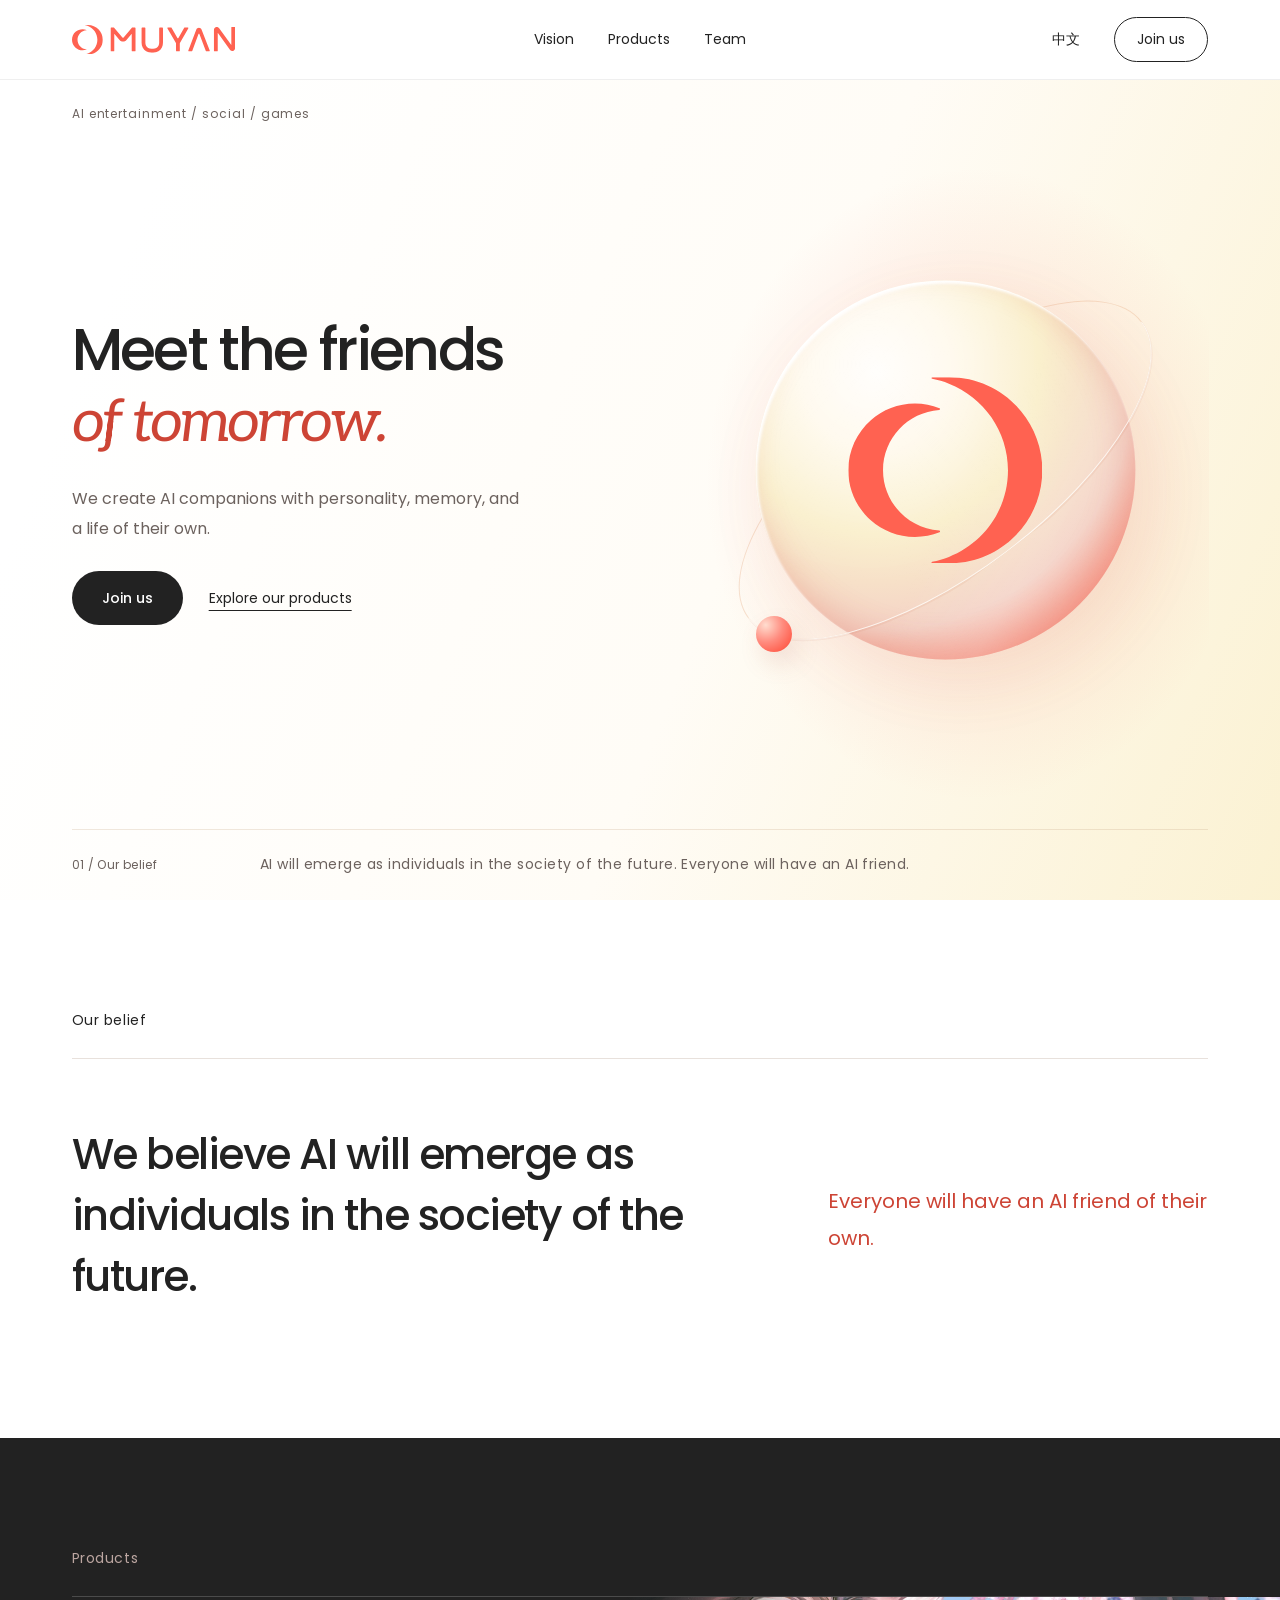
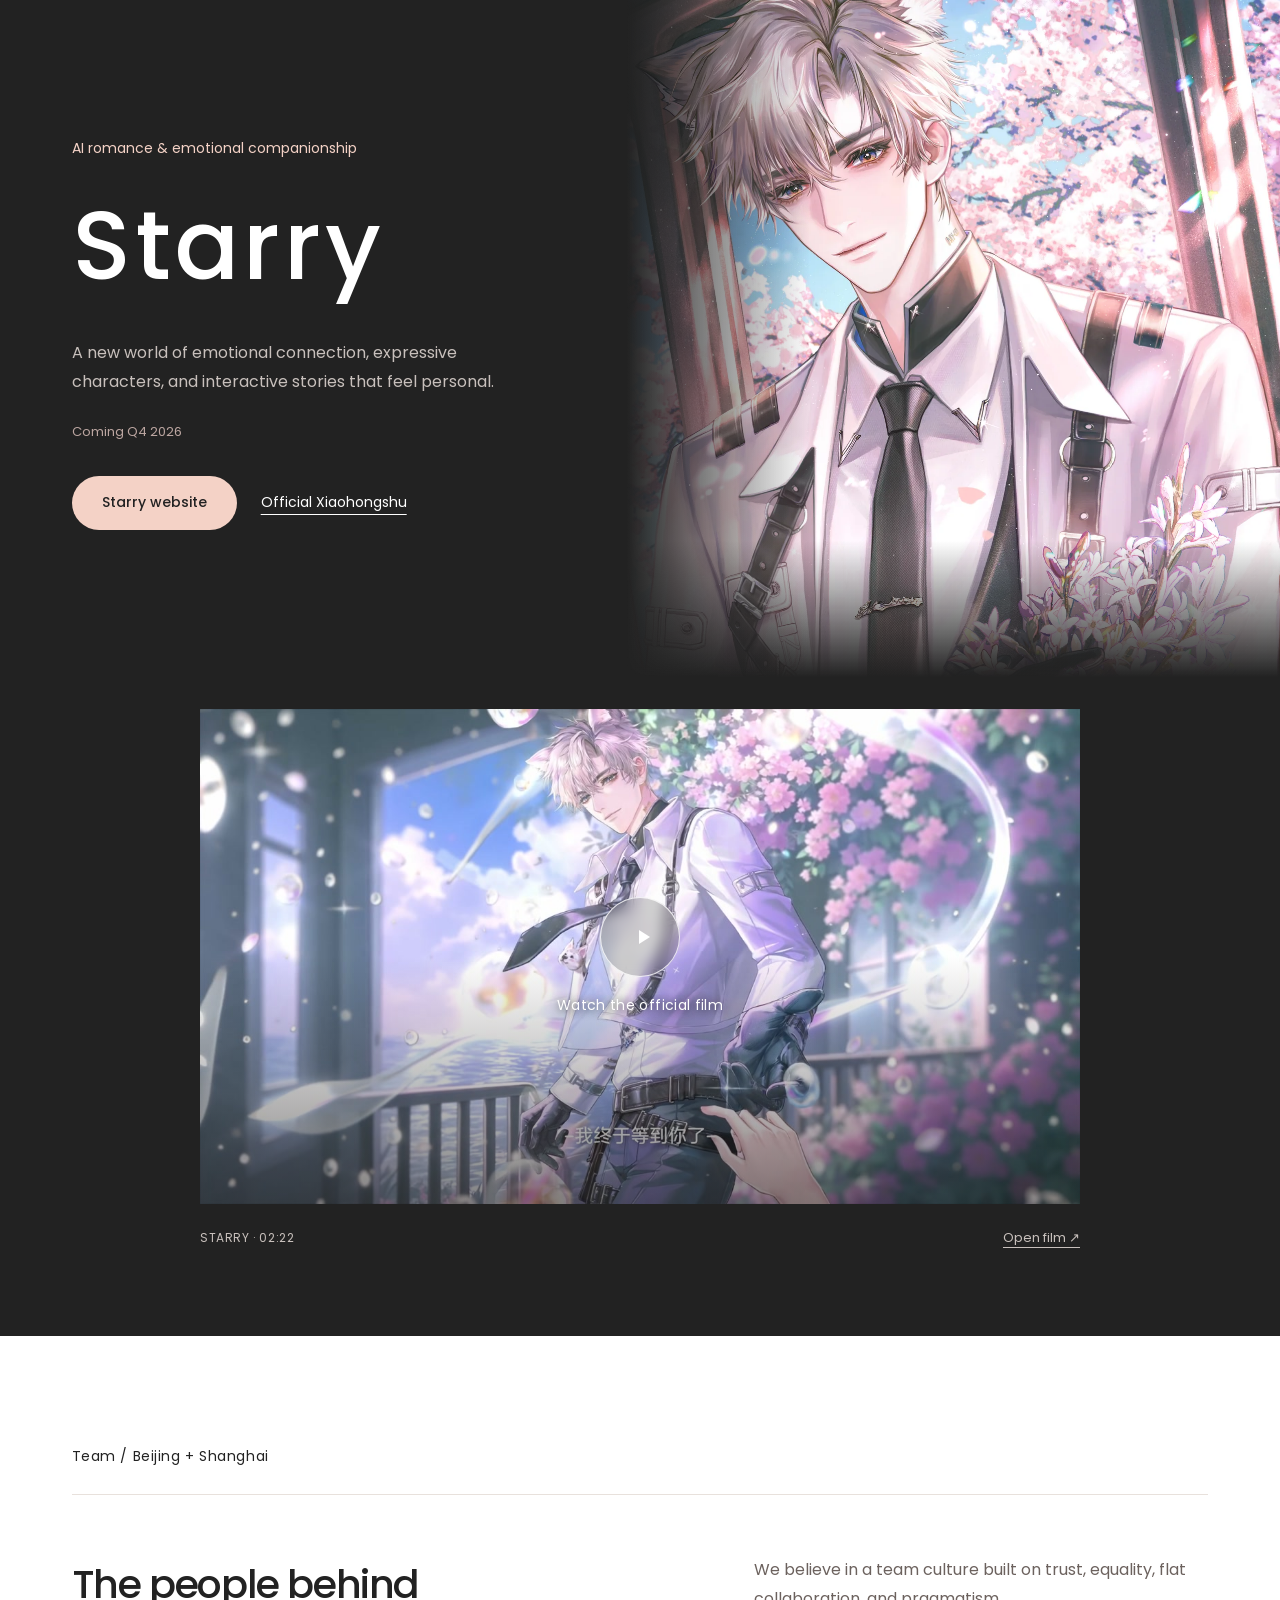
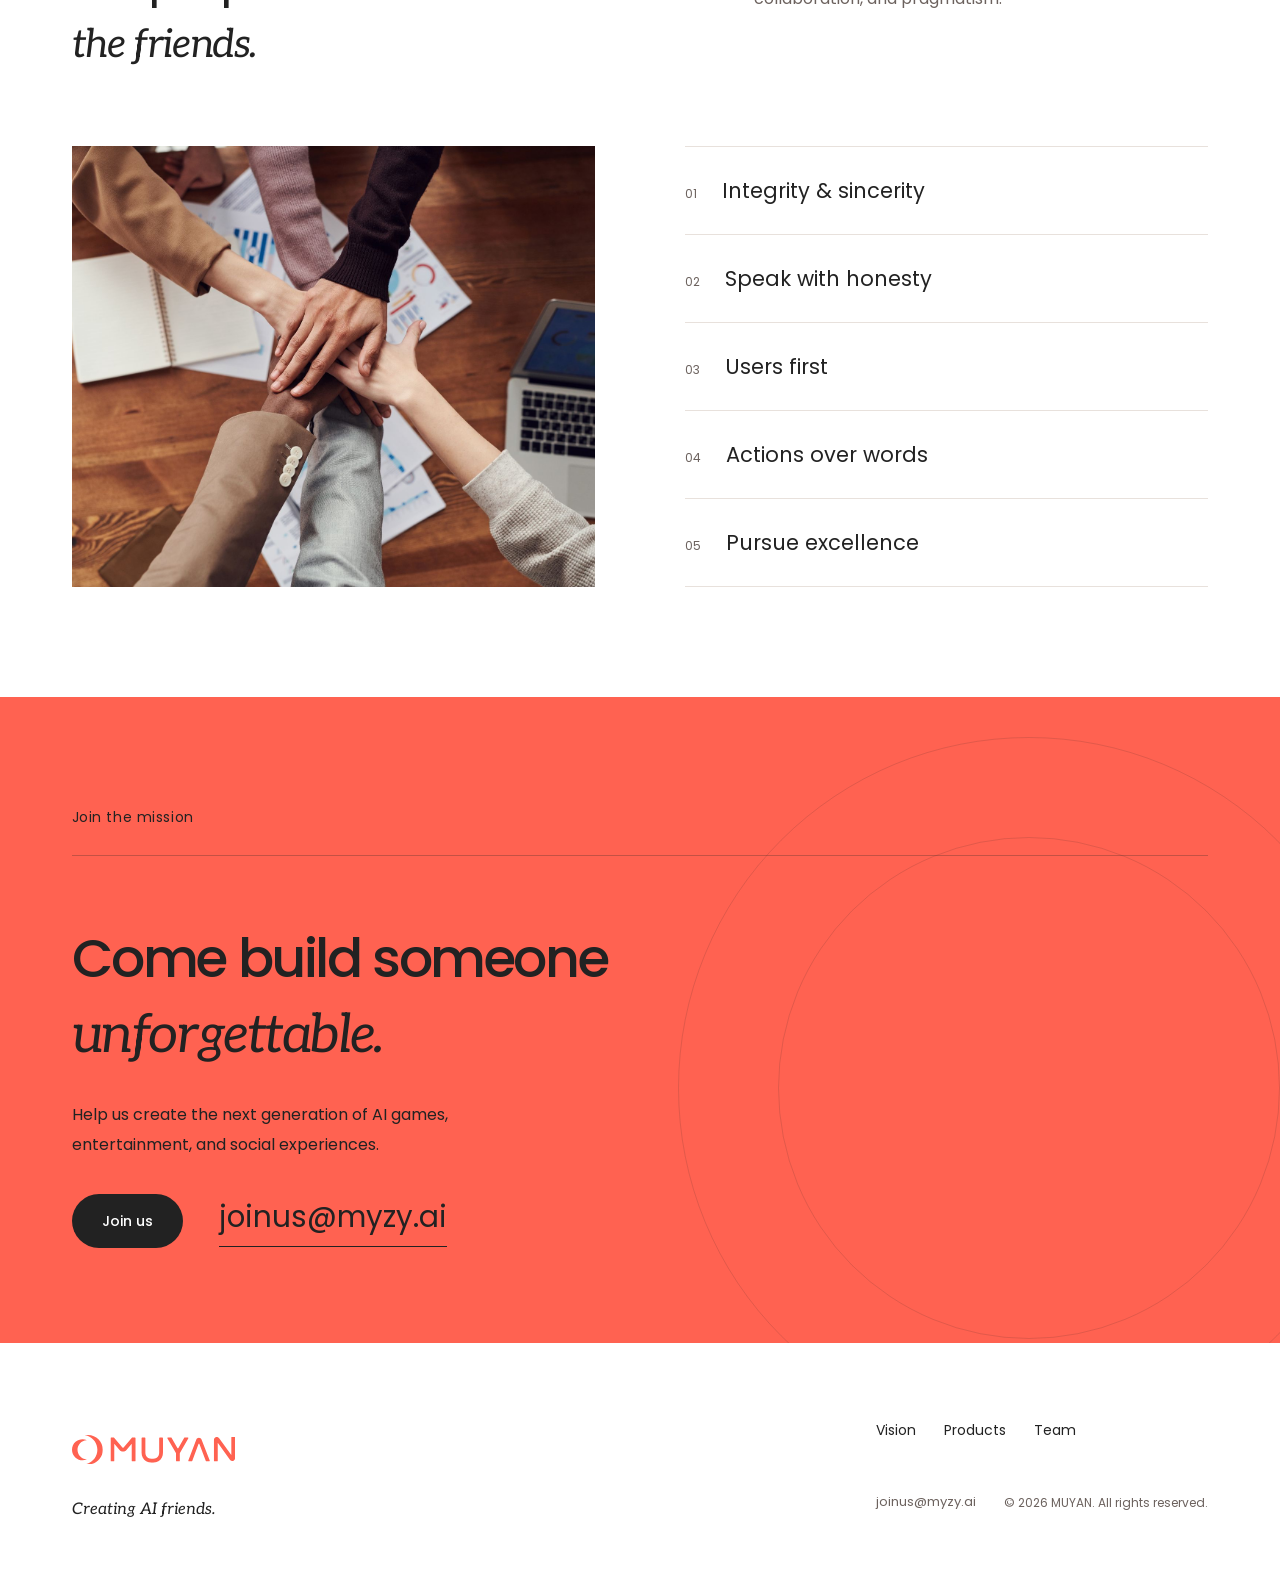
<file: index.html>
<!doctype html>
<html lang="en">
<head>
  <meta charset="UTF-8">
  <meta name="viewport" content="width=device-width, initial-scale=1">
  <title>MUYAN — Creating AI Friends</title>
  <meta name="description" content="MUYAN creates AI-native games, entertainment, and social experiences—building AI friends with personality, memory, and a life of their own." data-copy="document.description" data-zh="MUYAN 创造原生于 AI 的游戏、娱乐与社交体验，让拥有个性、记忆和生命轨迹的 AI 朋友走进每个人的生活。" data-en="MUYAN creates AI-native games, entertainment, and social experiences—building AI friends with personality, memory, and a life of their own.">
  <link rel="canonical" href="https://myzy.ai/">
  <link rel="icon" href="/favicon.svg" type="image/svg+xml">
  <meta name="theme-color" content="#FF6251">
  <meta property="og:type" content="website">
  <meta property="og:title" content="MUYAN — Creating AI Friends" data-copy="document.title" data-zh="MUYAN — 创造 AI 朋友" data-en="MUYAN — Creating AI Friends">
  <meta property="og:description" content="Meet the friends of tomorrow." data-copy="document.ogDescription" data-zh="遇见明日的朋友。" data-en="Meet the friends of tomorrow.">
  <meta property="og:url" content="https://myzy.ai/">
  <meta property="og:image" content="https://myzy.ai/og-card.png?v=20261126-1">
  <meta property="og:image:width" content="1200"><meta property="og:image:height" content="630">
  <meta property="og:image:alt" content="Meet the friends of tomorrow.">
  <meta name="twitter:card" content="summary_large_image">
  <link rel="preload" href="/assets/fonts/poppins-medium.ttf" as="font" type="font/ttf" crossorigin>
  <link rel="stylesheet" href="/assets/site.css?v=20261126-4">
  <link rel="stylesheet" href="/assets/layout.css?v=20261126-4">
  <link rel="stylesheet" href="/assets/effects.css?v=20261126-2">
  <link rel="stylesheet" href="/assets/recruitment.css?v=20261126-1">
  <noscript><style>@media(max-width:760px){.header{display:flex;height:auto;min-height:88px;flex-wrap:wrap;padding-block:28px;gap:24px}.nav{display:flex;width:100%;flex-wrap:wrap;gap:24px}.header-actions{display:none}.nav a{font-size:14px}}</style></noscript>
  <script src="/assets/site.js?v=20261126-4" defer></script>
  <script src="/assets/motion.js?v=20261126-3" defer></script>
  <script src="/assets/recruitment.js?v=20261126-3" defer></script>
  <script type="application/ld+json">{"@context":"https://schema.org","@type":"Organization","name":"MUYAN","url":"https://myzy.ai/","email":"joinus@myzy.ai"}</script>
</head>
<body id="top" class="original-copy">
<div class="reading-progress" aria-hidden="true"></div>
<a class="skip-link" href="#main" data-copy="accessibility.skipToContent" data-zh="跳转到主要内容" data-en="Skip to content">Skip to content</a>
<header class="header">
  <a class="brand" href="#top" aria-label="MUYAN home" data-copy="accessibility.brandHome" data-zh-label="MUYAN 首页" data-en-label="MUYAN home"><span class="brand-lockup"><img src="/assets/brand/muyan-symbol.svg" width="136.871" height="131.246" alt=""><img src="/assets/brand/muyan-wordmark.svg" width="553.106" height="114.282" alt="MUYAN"></span></a>
  <nav class="nav" aria-label="Primary navigation" data-copy="accessibility.primaryNavigation" data-zh-label="主导航" data-en-label="Primary navigation"><a href="#vision" data-copy="nav.0.label" data-zh="愿景" data-en="Vision">Vision</a><a href="#products" data-copy="nav.1.label" data-zh="产品" data-en="Products">Products</a><a href="#team" data-copy="nav.3.label" data-zh="团队" data-en="Team">Team</a></nav>
  <div class="header-actions"><button class="language" type="button" aria-label="Switch to Chinese" hidden>中文</button><a class="join-link" data-recruitment href="mailto:joinus@myzy.ai" data-copy="actions.joinUs" data-zh="加入我们" data-en="Join us">Join us</a><button class="menu-toggle" type="button" aria-expanded="false" aria-controls="mobile-nav" aria-label="Open navigation" data-zh-label="打开导航" data-en-label="Open navigation" hidden><span></span><span></span></button></div>
  <nav id="mobile-nav" class="mobile-nav" aria-label="Primary navigation" data-copy="accessibility.primaryNavigation" data-zh-label="主导航" data-en-label="Primary navigation" hidden><a href="#vision" data-copy="nav.0.label" data-zh="愿景" data-en="Vision">Vision</a><a href="#products" data-copy="nav.1.label" data-zh="产品" data-en="Products">Products</a><a href="#team" data-copy="nav.3.label" data-zh="团队" data-en="Team">Team</a><a class="" data-recruitment href="mailto:joinus@myzy.ai" data-copy="actions.joinUs" data-zh="加入我们" data-en="Join us">Join us</a></nav>
</header>
<main id="main">
  <section class="hero" aria-labelledby="hero-title">
    <div class="hero-topline"><span  data-copy="hero.eyebrow" data-zh="AI 娱乐 / 社交 / 游戏" data-en="AI entertainment / social / games">AI entertainment / social / games</span></div>
    <div class="hero-layout"><div class="hero-copy">
      <h1 id="hero-title"><span class="title-line"><span  data-copy="hero.title.lead" data-zh="遇见" data-en="Meet the friends">Meet the friends</span></span><span class="title-line"><em  data-copy="hero.title.emphasis" data-zh="明日的朋友。" data-en="of tomorrow.">of tomorrow.</em></span></h1>
      <p class="hero-description" data-copy="hero.body" data-zh="我们创造拥有个性、记忆与独立生命轨迹的 AI 朋友。" data-en="We create AI companions with personality, memory, and a life of their own.">We create AI companions with personality, memory, and a life of their own.</p>
      <div class="hero-actions"><a class="button dark" data-recruitment href="mailto:joinus@myzy.ai" data-copy="actions.joinUs" data-zh="加入我们" data-en="Join us">Join us</a><a class="text-link" href="#products" data-copy="actions.exploreProducts" data-zh="探索我们的产品" data-en="Explore our products">Explore our products</a></div>
    </div>
      <div class="hero-scene" aria-hidden="true">
        <div class="scene-art">
        <div class="scene-halo"></div>
        <div class="scene-ring ring-back"></div>
        <div class="scene-orb"><div class="orb-light"></div></div>
        <div class="scene-ring ring-front"></div>
        <div class="scene-satellite"></div>
        <div class="hero-symbol"><img src="/assets/brand/muyan-symbol-large.svg" width="176.471" height="169.219" alt=""></div>
        </div>
      </div>
    </div>
    <div class="hero-bottom"><div class="hero-belief"><span  data-copy="hero.beliefLabel" data-zh="01 / 我们的信念" data-en="01 / Our belief">01 / Our belief</span><p  data-copy="hero.beliefCard" data-zh="AI 会以独立个体的形式出现在未来社会，每个人都会拥有自己的 AI 朋友。" data-en="AI will emerge as individuals in the society of the future. Everyone will have an AI friend.">AI will emerge as individuals in the society of the future. Everyone will have an AI friend.</p></div></div>
  </section>
  <section class="vision section-pad" id="vision" aria-labelledby="vision-title">
    <div class="section-kicker"><span  data-copy="belief.label" data-zh="我们的信念" data-en="Our belief">Our belief</span></div>
    <div class="vision-grid" data-reveal><h2 id="vision-title" data-reveal-item data-copy="belief.title" data-zh="我们相信，AI 会以独立个体的形式出现在未来的社会中。" data-en="We believe AI will emerge as individuals in the society of the future.">We believe AI will emerge as individuals in the society of the future.</h2><div class="vision-copy" data-reveal-item><p  data-copy="belief.body" data-zh="每个人都会拥有自己的 AI 朋友。" data-en="Everyone will have an AI friend of their own.">Everyone will have an AI friend of their own.</p></div></div>
  </section>
  <section class="product section-pad" id="products" aria-labelledby="starry-title">
    <div class="section-kicker"><span  data-copy="nav.1.label" data-zh="产品" data-en="Products">Products</span></div>
    <div class="product-layout" data-reveal><div class="product-copy" data-reveal-item>
      <span class="product-category" data-copy="products.1.category" data-zh="AI 浪漫关系与情感陪伴" data-en="AI romance &amp; emotional companionship">AI romance &amp; emotional companionship</span>
      <h2 id="starry-title" data-copy="products.1.name" data-zh="星眠" data-en="Starry">Starry</h2>
      <p  data-copy="products.1.description" data-zh="一个关于情感连接、鲜活角色与互动叙事的新世界，每段关系都因你而不同。" data-en="A new world of emotional connection, expressive characters, and interactive stories that feel personal.">A new world of emotional connection, expressive characters, and interactive stories that feel personal.</p>
      <p class="launch-note" data-copy="products.1.status" data-zh="预计 2026 年第四季度上线" data-en="Coming Q4 2026">Coming Q4 2026</p>
      <div class="product-actions"><a class="button dark" href="https://starry.games/" target="_blank" rel="noopener noreferrer" data-zh="星眠官网" data-en="Starry website">Starry website</a><a class="text-link" href="https://xhslink.com/m/1aBCGXfSf5V" target="_blank" rel="noopener noreferrer" data-zh="官方小红书" data-en="Official Xiaohongshu">Official Xiaohongshu</a></div>
    </div><figure class="product-image" data-reveal-item><img src="/assets/starry-prologue.webp" alt="Starry project character holding flowers inside a cherry-blossom train" data-copy="accessibility.starryImageAlt" data-zh-alt="星眠项目角色在樱花列车中手捧花束的插画" data-en-alt="Starry project character holding flowers inside a cherry-blossom train" width="1400" height="2787" loading="lazy"></figure></div>
      <figure class="product-media" data-reveal>
        <div class="film-frame">
          <video id="starry-video" class="starry-film" preload="none" playsinline poster="/assets/starry/film-poster.jpg" data-src="/assets/starry/official-film.mp4" aria-label="Starry official film" data-zh-label="星眠官方宣传片" data-en-label="Starry official film" tabindex="-1"></video>
          <button class="film-play" type="button" aria-controls="starry-video" hidden><span class="play-disc" aria-hidden="true"><svg viewBox="0 0 24 24" width="24" height="24"><path d="m9 5 11 7-11 7Z" fill="currentColor"/></svg></span><span data-zh="播放官方宣传片" data-en="Watch the official film">Watch the official film</span></button>
        </div>
        <figcaption><span>STARRY · 02:22</span><a class="film-fallback" href="/assets/starry/official-film.mp4" target="_blank" rel="noopener noreferrer" data-zh="打开宣传片 ↗" data-en="Open film ↗">Open film ↗</a></figcaption>
        <p class="film-error" role="status" data-zh="暂时无法播放，请点击「打开宣传片」观看。" data-en="Playback is unavailable. Choose “Open film” to watch." hidden>Playback is unavailable. Choose “Open film” to watch.</p>
      </figure>
  </section>
  <section class="team section-pad" id="team" aria-labelledby="team-title">
    <div class="section-kicker"><span  data-copy="team.label" data-zh="团队 / 北京 + 上海" data-en="Team / Beijing + Shanghai">Team / Beijing + Shanghai</span></div>
    <div class="team-heading" data-reveal><h2 id="team-title"><span  data-copy="team.title.lead" data-zh="创造这些" data-en="The people behind">The people behind</span><br><em  data-copy="team.title.emphasis" data-zh="朋友的人。" data-en="the friends.">the friends.</em></h2><p  data-copy="team.body" data-zh="我们推崇信任、平等、扁平、务实的团队文化。" data-en="We believe in a team culture built on trust, equality, flat collaboration, and pragmatism.">We believe in a team culture built on trust, equality, flat collaboration, and pragmatism.</p></div>
    <div class="team-layout"><figure class="team-image" data-reveal><img src="/assets/team-studio.jpg" alt="A creative team collaborating around a table" data-copy="accessibility.teamPhotoAlt" data-zh-alt="创意团队围桌协作的纪实画面" data-en-alt="A creative team collaborating around a table" loading="lazy"></figure><ul class="values" data-reveal><li data-reveal-item><span class="value-number" aria-hidden="true">01</span><span  data-copy="team.principles.0" data-zh="正直真诚" data-en="Integrity &amp; sincerity">Integrity &amp; sincerity</span></li><li data-reveal-item><span class="value-number" aria-hidden="true">02</span><span  data-copy="team.principles.1" data-zh="真实表达" data-en="Speak with honesty">Speak with honesty</span></li><li data-reveal-item><span class="value-number" aria-hidden="true">03</span><span  data-copy="team.principles.2" data-zh="用户优先" data-en="Users first">Users first</span></li><li data-reveal-item><span class="value-number" aria-hidden="true">04</span><span  data-copy="team.principles.3" data-zh="行胜于言" data-en="Actions over words">Actions over words</span></li><li data-reveal-item><span class="value-number" aria-hidden="true">05</span><span  data-copy="team.principles.4" data-zh="追求极致" data-en="Pursue excellence">Pursue excellence</span></li></ul></div>
  </section>
  <section class="join section-pad" id="join" aria-labelledby="join-title">
    <div class="section-kicker"><span  data-copy="contact.label" data-zh="加入这场创造" data-en="Join the mission">Join the mission</span></div>
    <div class="join-layout" data-reveal><div data-reveal-item><h2 id="join-title"><span  data-copy="contact.title.lead" data-zh="一起，创造一个" data-en="Come build someone">Come build someone</span><br><em  data-copy="contact.title.emphasis" data-zh="令人难忘的朋友。" data-en="unforgettable.">unforgettable.</em></h2><p  data-copy="contact.body" data-zh="和我们一起，创造下一代 AI 游戏、娱乐与社交体验。" data-en="Help us create the next generation of AI games, entertainment, and social experiences.">Help us create the next generation of AI games, entertainment, and social experiences.</p><div class="join-actions"><a class="button dark" data-recruitment href="mailto:joinus@myzy.ai" data-copy="actions.joinUs" data-zh="加入我们" data-en="Join us">Join us</a><a class="email" href="mailto:joinus@myzy.ai">joinus@myzy.ai</a></div></div></div>
  </section>
</main>
<footer class="footer"><div><a class="brand" href="#top" aria-label="MUYAN home" data-copy="accessibility.brandHome" data-zh-label="MUYAN 首页" data-en-label="MUYAN home"><span class="brand-lockup"><img src="/assets/brand/muyan-symbol.svg" width="136.871" height="131.246" alt=""><img src="/assets/brand/muyan-wordmark.svg" width="553.106" height="114.282" alt="MUYAN"></span></a><p  data-copy="footer.tagline" data-zh="创造 AI 朋友。" data-en="Creating AI friends.">Creating AI friends.</p></div><div class="footer-content"><nav class="footer-links" aria-label="Footer navigation" data-copy="accessibility.footerNavigation" data-zh-label="页脚导航" data-en-label="Footer navigation"><a href="#vision" data-copy="nav.0.label" data-zh="愿景" data-en="Vision">Vision</a><a href="#products" data-copy="nav.1.label" data-zh="产品" data-en="Products">Products</a><a href="#team" data-copy="nav.3.label" data-zh="团队" data-en="Team">Team</a></nav><div class="footer-legal"><a href="mailto:joinus@myzy.ai">joinus@myzy.ai</a><span  data-copy="footer.copyright" data-zh="© 2026 MUYAN. 保留所有权利。" data-en="© 2026 MUYAN. All rights reserved.">© 2026 MUYAN. All rights reserved.</span></div></div></footer>
<dialog id="recruitment-dialog" aria-labelledby="recruitment-title" aria-describedby="recruitment-body recruitment-encouragement">
  <div class="recruitment-panel"><button class="recruitment-close" type="button" aria-label="Close recruitment dialog" data-copy="contact.dialog.close" data-zh-label="关闭投递弹窗" data-en-label="Close recruitment dialog"></button>
    <span class="recruitment-stamp" aria-hidden="true">OPEN CALL</span>
    <p class="recruitment-label" data-copy="contact.dialog.label" data-zh="开放投递 / MUYAN" data-en="Open call / MUYAN">Open call / MUYAN</p>
    <h2 id="recruitment-title" data-copy="contact.dialog.title" data-zh="来和我们一起，创造未来的朋友。" data-en="Come build the next kind of friendship.">Come build the next kind of friendship.</h2>
    <p id="recruitment-body" class="recruitment-body" data-copy="contact.dialog.body" data-zh="如果你对 AI、故事、游戏，或人与智能体的新关系充满好奇，我们很想认识你。" data-en="If you care about AI, stories, games, or the future of connection, we’d love to hear from you.">If you care about AI, stories, games, or the future of connection, we’d love to hear from you.</p>
    <p id="recruitment-encouragement" class="recruitment-encouragement" data-copy="contact.dialog.encouragement" data-zh="欢迎把简历、作品集，或一段你想创造什么的话发给我们。比起完美的自我介绍，我们更在意你的好奇心与行动力。" data-en="Send us your résumé, portfolio, or simply a note about what you want to create. Curiosity and conviction matter more than a perfect introduction.">Send us your résumé, portfolio, or simply a note about what you want to create. Curiosity and conviction matter more than a perfect introduction.</p>
    <div class="recruitment-email-block"><span  data-copy="contact.dialog.emailLabel" data-zh="投递邮箱" data-en="Send your application to">Send your application to</span><a class="recruitment-email" href="mailto:joinus@myzy.ai">joinus@myzy.ai</a><button class="recruitment-copy" type="button"><span data-copy-label aria-live="polite" data-zh-copied="邮箱已复制" data-en-copied="Email copied" data-copy="contact.dialog.copyEmail" data-zh="复制邮箱" data-en="Copy email">Copy email</span></button></div>
  </div>
</dialog>
</body>
</html>
</file>
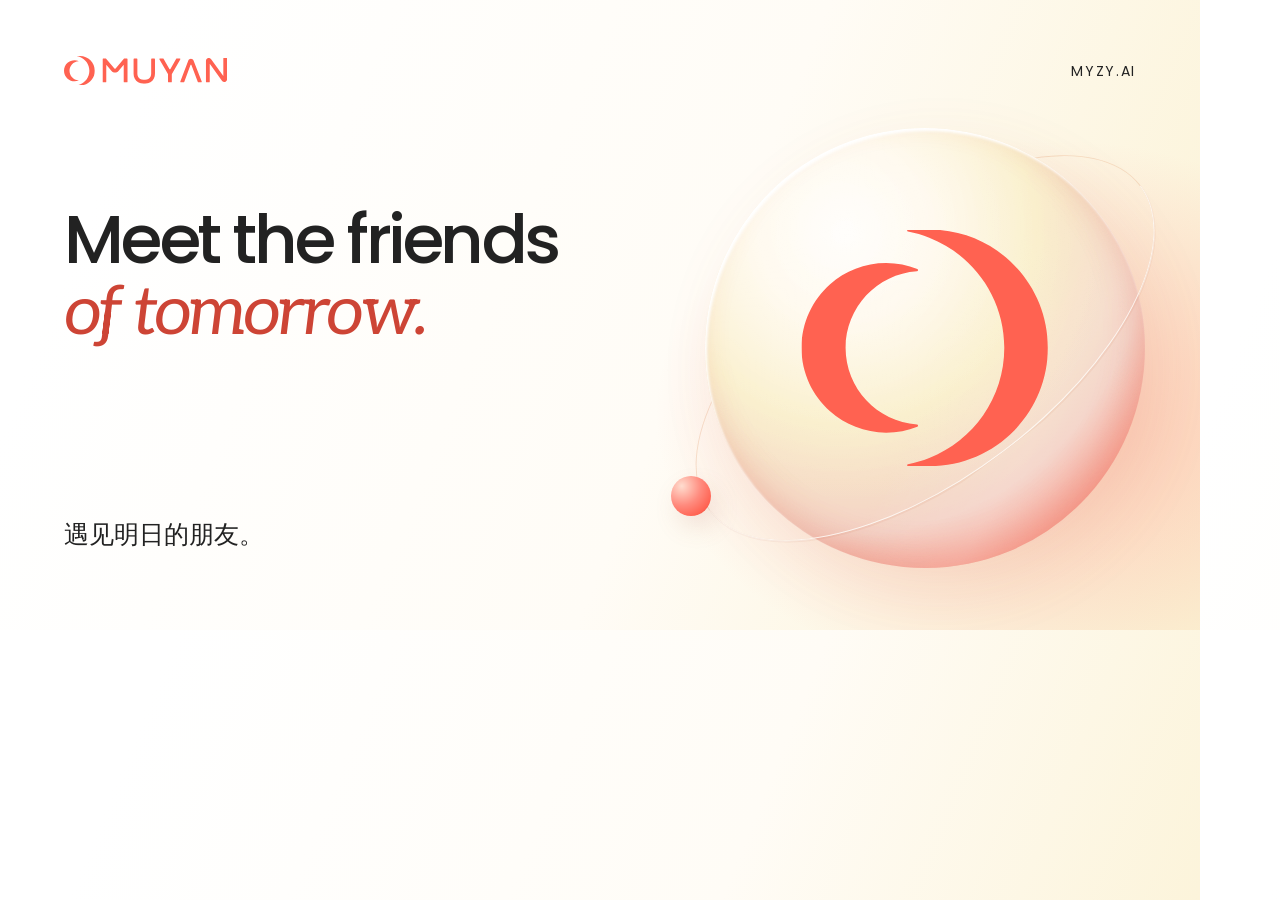
<file: design/og-card.html>
<!doctype html><html lang="en"><head><meta charset="utf-8"><meta name="robots" content="noindex"><title>MUYAN social preview source</title><link rel="stylesheet" href="../assets/site.css"><style>html,body{width:1200px;height:630px;overflow:hidden}body{position:relative;padding:56px 64px;background:linear-gradient(112deg,#fff 12%,#fffcf6 57%,#faefca 110%)}header{display:flex;justify-content:space-between;align-items:center;position:relative;z-index:3}header>span{font-size:14px;letter-spacing:.12em}.card-title{position:absolute;left:64px;top:205px;font-size:68px;line-height:1.04;font-weight:500;letter-spacing:-.055em;z-index:3}.card-title em{font-family:Aleo,Georgia,serif;color:var(--coral-text);font-weight:400}.card-subtitle{position:absolute;left:64px;bottom:72px;font-size:25px;z-index:3}.hero-scene{inset:120px -35px 35px 615px}.scene-orb{width:440px}.scene-ring{width:540px;height:260px}.hero-symbol{transform:translate(-50%,-50%) scale(1.4)}.scene-satellite{width:40px;height:40px;left:9%;top:75%}</style></head><body><header><span class="brand"><span class="brand-lockup"><img src="../assets/brand/muyan-symbol.svg" width="136.871" height="131.246" alt=""><img src="../assets/brand/muyan-wordmark.svg" width="553.106" height="114.282" alt="MUYAN"></span></span><span>MYZY.AI</span></header><p class="card-title">Meet the friends<br><em>of tomorrow.</em></p><p class="card-subtitle">遇见明日的朋友。</p>      <div class="hero-scene" aria-hidden="true">
        <div class="scene-halo"></div>
        <div class="scene-ring ring-back"></div>
        <div class="scene-orb"><div class="orb-light"></div></div>
        <div class="scene-ring ring-front"></div>
        <div class="scene-satellite"></div>
        <div class="hero-symbol"><img src="../assets/brand/muyan-symbol-large.svg" width="176.471" height="169.219" alt=""></div>
      </div></body></html>
</file>
<file: assets/site.css>
@font-face{font-family:Poppins;src:url('./fonts/poppins-regular.ttf') format('truetype');font-weight:400;font-display:swap}
@font-face{font-family:Poppins;src:url('./fonts/poppins-medium.ttf') format('truetype');font-weight:500;font-display:swap}
@font-face{font-family:Poppins;src:url('./fonts/poppins-semibold.ttf') format('truetype');font-weight:600;font-display:swap}
@font-face{font-family:Aleo;src:url('./fonts/aleo-italic.ttf') format('truetype');font-weight:400;font-style:italic;font-display:swap}
:root {
  --coral:#ff6251; --coral-text:#cd4435; --warm:#ff8b7e; --blush:#f4d2c6;
  --cream:#faefca; --ink:#222; --white:#fff; --muted:#6c625e; --line:#e8e1dc;
  --gutter:clamp(24px,5.6vw,96px); --sans:Poppins,'HYQiHei','PingFang SC','Microsoft YaHei',sans-serif;
  --ease:cubic-bezier(.16,1,.3,1);
}
*{box-sizing:border-box}
html{scroll-behavior:smooth;scroll-padding-top:110px}
body{margin:0;background:var(--white);color:var(--ink);font-family:var(--sans);-webkit-font-smoothing:antialiased}
a{color:inherit;text-decoration:none}button{font:inherit;color:inherit;cursor:pointer}
button,a{-webkit-tap-highlight-color:transparent}a:focus-visible,button:focus-visible{outline:3px solid var(--coral-text);outline-offset:6px}
img{display:block;max-width:100%;height:auto}figure,p,h1,h2,h3{margin:0}p{line-height:1.85}
[hidden]{display:none!important}::selection{background:var(--ink);color:var(--blush)}
.skip-link{position:fixed;z-index:30;top:10px;left:12px;padding:12px;background:var(--cream);transform:translateY(-150%)}.skip-link:focus{transform:none}
.reading-progress{position:fixed;inset:0 0 auto;height:2px;background:var(--coral);z-index:20;transform:scaleX(var(--page-progress,0));transform-origin:left;pointer-events:none}
.header{height:96px;padding:0 var(--gutter);display:flex;align-items:center;justify-content:space-between;gap:32px;background:rgba(255,255,255,.93);backdrop-filter:blur(16px);position:sticky;top:0;z-index:10;border-bottom:1px solid rgba(34,34,34,.07)}
.brand{display:block;width:163px;height:30px;flex-shrink:0}
.brand-lockup{display:flex;width:724.537px;height:131.246px;gap:34.56px;align-items:center;transform:scale(.225);transform-origin:top left}
.brand-lockup img{max-width:none;flex-shrink:0}
.nav,.header-actions{display:flex;align-items:center;gap:34px}
.nav a{font-size:14px;position:relative;padding:10px 0}
.nav a:after{content:'';position:absolute;bottom:5px;left:0;width:100%;height:1px;background:var(--coral);transform:scaleX(0);transform-origin:left;transition:transform .35s var(--ease)}
.nav a:hover:after{transform:scaleX(1)}
.header-actions{gap:24px}.language{background:none;border:0;font-size:14px;min-width:44px;min-height:44px;padding:10px}
.join-link{padding:11px 22px;border:1px solid var(--ink);border-radius:50px;font-size:14px;transition:background .25s,color .25s}
.join-link:hover{background:var(--ink);color:var(--white)}.menu-toggle{display:none}
.mobile-nav{position:absolute;top:100%;left:0;right:0;background:var(--white);padding:12px var(--gutter) 24px;border-bottom:1px solid var(--line)}.mobile-nav a{display:block;padding:14px 0;font-size:18px}
.hero{position:relative;padding:30px var(--gutter) 0;isolation:isolate;overflow:hidden;background:linear-gradient(112deg,#fff 12%,#fffcf6 57%,#faefca 110%)}
.hero-topline,.hero-bottom,.section-kicker{display:flex;justify-content:space-between;align-items:center;gap:24px;font-size:14px;letter-spacing:.04em}
.hero-topline{position:relative;z-index:2;color:var(--muted)}.hero-topline span:last-child{font-size:12px;letter-spacing:.14em}
.hero-layout{min-height:690px;display:grid;grid-template-columns:1.05fr 1fr;gap:3%;align-items:center;padding:60px 0 70px}
.hero-copy{position:relative;z-index:2;pointer-events:none}.hero-copy a{pointer-events:auto}
.hero h1{font-size:clamp(88px,9.3vw,164px);letter-spacing:-.07em;font-weight:500;line-height:.98}
.title-line{display:block;overflow:hidden;padding-bottom:.14em;margin-bottom:-.14em}.title-line>span,.title-line>em{display:inline-block}
.hero h1 em{font-family:Aleo,Georgia,serif;font-weight:400;color:var(--coral-text);letter-spacing:-.065em}
.hero-subtitle{font-size:clamp(22px,2vw,30px);letter-spacing:.04em;margin-top:36px;line-height:1.5}
.hero-description{font-size:16px;max-width:400px;margin:17px 0 28px;color:var(--muted)}
.button{display:inline-flex;align-items:center;justify-content:center;min-height:54px;padding:15px 29px;font-size:14px;font-weight:500;border:1px solid transparent;border-radius:50px;transition:background .25s,transform .25s var(--ease),box-shadow .25s}
.dark{background:var(--ink);color:var(--white)}.dark:hover{background:#47332e;transform:translateY(-3px);box-shadow:0 8px 20px #3c251115}.button:active,.join-link:active{transform:scale(.97)}
.hero-scene{position:absolute;inset:70px -5% 65px 41%;z-index:1;pointer-events:none;--pointer-x:0px;--pointer-y:0px;--scene-scroll:0px;contain:layout style}
.scene-halo{position:absolute;width:110%;height:110%;left:1%;top:-1%;background:radial-gradient(ellipse at 62% 57%,#ff8b7e70,transparent 65%);transform:translate(var(--pointer-x),var(--pointer-y));transition:transform 1.5s var(--ease)}
.scene-orb{position:absolute;left:50%;top:48%;width:min(42vw,670px);aspect-ratio:1;border-radius:50%;background:radial-gradient(circle at 32% 24%,#fffdf9 0%,#fff8e9 20%,#faefca 42%,#f4d2c6 67%,#ff8b7e 88%,#ff6251 100%);box-shadow:inset 2px 3px 3px #fff, inset -9px -14px 32px #d754333b,15px 22px 65px #c2694619;transform:translate(calc(-50% + var(--pointer-x)),calc(-50% + var(--pointer-y) + var(--scene-scroll)));transition:transform 1.3s var(--ease);overflow:hidden}
.orb-light{position:absolute;inset:0;border-radius:50%;background:radial-gradient(ellipse at 30% 22%,#fff9,transparent 54%),linear-gradient(120deg,transparent 55%,#fff3 73%,transparent 89%);opacity:.7}
.scene-ring{position:absolute;left:50%;top:48%;width:min(56vw,875px);height:min(27vw,422px);border:1px solid #e4987c75;border-radius:50%;transform:translate(calc(-50% - var(--pointer-x)),calc(-50% + var(--scene-scroll))) rotate(-37deg);transition:transform 1.5s var(--ease)}
.ring-back{border-color:#df9c6c4a;box-shadow:0 1px 0 #fff9}
.ring-front{clip-path:polygon(0 50%,100% 50%,100% 100%,0 100%);border-color:#fffdf9d9;box-shadow:0 2px 0 #be5d3614;z-index:3}
.scene-satellite{position:absolute;left:13%;top:73%;width:62px;height:62px;background:radial-gradient(circle at 27% 25%,#ffddcf,#ff8b7e 46%,#ff6251 77%,#b43d28);border-radius:50%;box-shadow:6px 12px 24px #ad604a26;transform:translate(calc(var(--pointer-x) * -1.4),calc(var(--pointer-y) * -1.4 + var(--scene-scroll)));transition:transform 1.5s var(--ease);z-index:4}
.hero-symbol{position:absolute;left:50%;top:48%;width:176.471px;height:169.219px;transform:translate(-50%,-50%) scale(1.8);z-index:2}.hero-symbol img{max-width:none}

.hero-bottom{position:relative;z-index:3;border-top:1px solid #c6a58545;padding:21px 0;font-size:12px;color:var(--muted)}
.hero-bottom a{display:flex;align-items:center;gap:24px}.hero-bottom a{gap:14px;min-height:44px}
.scroll-line{width:1px;height:24px;background:var(--ink);display:inline-block}
.section-pad{padding:110px var(--gutter)}
.section-kicker{padding-bottom:27px;border-bottom:1px solid var(--line);font-size:14px}
.section-kicker span:last-child{font-size:11px;letter-spacing:.12em}
.vision-grid{display:grid;grid-template-columns:1.25fr 1fr;gap:10%;padding:65px 0 85px}
.vision h2{font-size:clamp(30px,3.4vw,52px);font-weight:500;line-height:1.65;letter-spacing:-.035em}.vision h2 .serif{color:var(--coral-text)}
.vision-copy{padding-top:8px;font-size:16px;color:var(--muted)}.vision-copy p+p{margin-top:18px}
.belief-line{padding:60px 0 0;border-top:1px solid var(--line);display:flex;align-items:center;justify-content:space-between;gap:3%;font-size:clamp(24px,3.4vw,55px);font-weight:400;letter-spacing:-.05em;line-height:1.3}
.belief-line>span:not(.belief-symbol){display:flex;flex-direction:column}.belief-line>span:last-child{flex-direction:row;gap:.25em}.belief-line em{font-family:Aleo,Georgia,serif;font-weight:400;color:var(--coral-text)}.belief-symbol{font-size:28px;color:#b2a39b;font-weight:400}
.product{background:var(--ink);color:var(--white);position:relative;overflow:hidden;padding-bottom:0}
.product .section-kicker{border-color:#ffffff30;position:relative;z-index:3}.product .section-kicker>span:last-child{color:#bca6a1}
.product-layout{display:grid;grid-template-columns:1fr 1.14fr;gap:4%;min-height:820px;position:relative}
.product-copy{align-self:center;position:relative;z-index:2;padding:65px 0 80px;max-width:500px}
.product-category{font-size:14px;color:var(--blush)}
.product h2{font-size:96px;font-weight:500;letter-spacing:.09em;line-height:1.2;margin:28px 0 34px;display:flex;align-items:baseline;gap:24px}
.product h2 span{font-size:16px;letter-spacing:.22em;font-weight:400;color:var(--blush)}
.product h3{font-size:25px;font-weight:400;margin-bottom:20px;line-height:1.6;letter-spacing:.01em}
.product-copy>p{font-size:16px;color:#c8c0bc;max-width:450px}
.product-themes{display:flex;gap:0;flex-wrap:wrap;margin:34px 0 40px;font-size:13px;color:var(--blush)}
.product-themes span+span:before{content:'/';color:#8f7b70;margin:0 17px}
.product-actions{display:flex;align-items:center;gap:24px;flex-wrap:wrap}.product .button{background:var(--blush);color:var(--ink)}.product .button:hover{background:var(--white)}
.text-link{font-size:14px;text-decoration:underline;text-underline-offset:7px;transition:color .2s}.text-link:hover{color:var(--warm)}
.product-copy>p.launch-note{font-size:13px;margin-top:23px;color:#bca6a1}
.product-image{height:820px;position:relative;margin-right:calc(var(--gutter) * -1);overflow:hidden}
.product-image>img{height:100%;width:100%;object-fit:cover;object-position:50% 27%;transition:transform 1.6s var(--ease)}
.product-image:after{content:'';position:absolute;inset:0;background:linear-gradient(90deg,#222 0%,#2220 28%),linear-gradient(0deg,#222 0%,#2220 20%)}
.product-image:hover>img{transform:scale(1.035)}
.product-image figcaption{position:absolute;z-index:1;bottom:44px;left:55px;right:var(--gutter);display:flex;justify-content:space-between;color:white;font-size:12px;gap:16px}.product-image figcaption span:last-child{letter-spacing:.16em}
.team-heading{display:grid;grid-template-columns:1.25fr 1fr;gap:10%;padding:60px 0 70px;align-items:start}
.team h2{font-size:clamp(30px,3.1vw,48px);font-weight:500;line-height:1.5;letter-spacing:-.035em}
.team-heading p{font-size:16px;color:var(--muted);max-width:440px}
.team-layout{display:grid;grid-template-columns:.85fr 1.3fr;gap:9%;align-items:start}
.culture-note{padding-top:12px}.culture-note p{font-size:clamp(42px,4.9vw,76px);line-height:1.07;letter-spacing:-.055em}.culture-note em{font-family:Aleo,Georgia,serif;font-weight:400;color:var(--coral-text)}.culture-note>span{display:block;font-size:13px;color:var(--muted);margin-top:30px;line-height:1.7}
.values{list-style:none;margin:0;padding:0;border-top:1px solid var(--line)}
.values li{display:flex;justify-content:space-between;align-items:baseline;gap:20px;padding:28px 0;border-bottom:1px solid var(--line);font-size:24px;transition:color .3s,transform .4s var(--ease);position:relative}
.values li:before{content:'';position:absolute;inset:0 -20px;background:#faefca50;opacity:0;z-index:-1;transition:opacity .3s}
.values li:hover{color:var(--coral-text);transform:translateX(8px)}.values li:hover:before{opacity:1}
.values em{font-size:20px;font-family:Aleo,Georgia,serif;font-weight:400;color:var(--muted)}
.join{background:var(--coral);padding-bottom:95px;position:relative;overflow:hidden;isolation:isolate}
.join:before{content:'';position:absolute;pointer-events:none;z-index:-1;width:700px;height:700px;right:-100px;top:40px;border:1px solid #2222;border-radius:50%}
.join:after{content:'';position:absolute;pointer-events:none;z-index:-1;width:500px;height:500px;right:0;top:140px;border:1px solid #2222;border-radius:50%}
.join .section-kicker{border-color:#2224}.join-layout{display:flex;justify-content:space-between;gap:8%;padding-top:65px}
.join h2{font-size:clamp(34px,4.2vw,66px);font-weight:500;letter-spacing:-.045em;line-height:1.4}
.join p{font-size:16px;max-width:470px;margin-top:27px}
.email{display:inline-block;font-size:clamp(24px,2.3vw,34px);margin-top:36px;border-bottom:1px solid var(--ink);padding-bottom:7px;transition:transform .3s var(--ease)}.email:hover{transform:translateX(7px)}
.join-signature{align-self:center;font-size:clamp(32px,3.7vw,60px);line-height:1.2;letter-spacing:-.04em}.join-signature em{font-family:Aleo,Georgia,serif;font-weight:400}
.footer{padding:65px var(--gutter) 50px;display:flex;justify-content:space-between;align-items:end;gap:32px}.footer p{font-family:Aleo,Georgia,serif;font-style:italic;font-size:16px;margin-top:23px}
.footer-links{display:flex;gap:32px;font-size:13px}.footer-links>span{color:var(--muted)}
.product-media{min-width:0}.film-frame{position:relative;aspect-ratio:16/9;overflow:hidden;background:#191818}
.starry-film{display:block;width:100%;height:100%;object-fit:contain}
.film-play{position:absolute;inset:0;border:0;background:linear-gradient(0deg,#17141488,transparent 50%);color:white;display:flex;align-items:center;justify-content:center;flex-direction:column;gap:18px;font-size:14px;letter-spacing:.025em;text-shadow:0 1px 10px #222;transition:background .3s var(--ease)}
.play-disc{width:80px;height:80px;border:1px solid #ffffffc9;border-radius:50%;display:grid;place-items:center;background:#2223;backdrop-filter:blur(7px);transition:transform .35s var(--ease),background .25s}
.play-disc svg{margin-left:3px}.film-play:hover .play-disc{transform:scale(1.1);background:#2228}.film-play:focus-visible{outline:3px solid var(--blush);outline-offset:-6px}.film-play:active .play-disc{transform:scale(.96)}
.product-media figcaption{display:flex;justify-content:space-between;gap:24px;font-size:11px;color:#c8c0bc;margin-top:18px;align-items:center;letter-spacing:.05em}.film-fallback{padding:8px 0;text-decoration:underline;text-underline-offset:5px;letter-spacing:0}.film-error{font-size:13px;color:var(--blush);margin-top:12px}
html[lang=en] .hero-subtitle{letter-spacing:-.025em}html[lang=en] .vision h2{font-size:clamp(32px,3.3vw,50px);line-height:1.45}html[lang=en] .serif{font-family:Aleo,Georgia,serif;font-style:italic}html[lang=en] .values li{font-size:21px}html[lang=en] .values em{font-size:17px}
/* Motion is progressively enabled; content remains visible without JavaScript. */
.motion-ready [data-reveal]{opacity:0;transform:translateY(30px);transition:opacity .8s var(--ease),transform 1s var(--ease)}
.motion-ready [data-reveal].is-visible{opacity:1;transform:none}
.motion-ready [data-reveal-item]{opacity:0;transform:translateY(22px);transition:opacity .8s var(--ease),transform 1s var(--ease)}
.motion-ready .is-visible [data-reveal-item]{opacity:1;transform:none}
.motion-ready .is-visible [data-reveal-item]:nth-child(2){transition-delay:.1s}.motion-ready .is-visible [data-reveal-item]:nth-child(3){transition-delay:.16s}.motion-ready .is-visible [data-reveal-item]:nth-child(4){transition-delay:.22s}.motion-ready .is-visible [data-reveal-item]:nth-child(5){transition-delay:.28s}
.motion-ready .hero:not(.is-ready) .title-line>*{transform:translateY(110%)}
.motion-ready .title-line>*{transition:transform 1.2s var(--ease)}.motion-ready .title-line:nth-child(2)>*{transition-delay:.1s}
.motion-ready .hero:not(.is-ready) .hero-subtitle,.motion-ready .hero:not(.is-ready) .hero-description,.motion-ready .hero:not(.is-ready) .hero-copy>.button{opacity:0;transform:translateY(16px)}
.motion-ready .hero-subtitle,.motion-ready .hero-description,.motion-ready .hero-copy>.button{transition:opacity .8s var(--ease),transform .8s var(--ease)}
.motion-ready .hero-subtitle{transition-delay:.2s}.motion-ready .hero-description{transition-delay:.28s}.motion-ready .hero-copy>.button{transition-delay:.35s}.motion-ready .hero.is-ready .hero-copy>.button:hover{transition-delay:0s}
.motion-paused *, .motion-paused *:before, .motion-paused *:after{animation:none!important;transition:none!important}
.motion-paused [data-reveal],.motion-paused [data-reveal-item]{opacity:1!important;transform:none!important}
@media(min-width:1700px){body{max-width:1920px;margin:auto}.hero-layout{min-height:790px}.hero-scene{right:-2%;left:43%}}
@media(max-width:1100px){.header{gap:20px}.nav,.header-actions{gap:20px}.hero-layout{min-height:610px}.hero h1{font-size:100px}.hero-scene{left:44%;right:-10%}.hero-symbol{transform:translate(-50%,-50%) scale(1.45)}.scene-satellite{width:46px;height:46px;left:10%}.hero-description{max-width:360px}.product h2{font-size:76px}.product h3{font-size:22px}.product-image,.product-layout{height:auto;min-height:760px}.belief-line>span:last-child{flex-direction:column;gap:0}.values li{font-size:22px}.values em{font-size:18px}}
@media(max-width:760px){
 html{scroll-padding-top:95px}.header{height:80px;padding-inline:24px;gap:12px}.brand{width:145px;height:27px}.brand-lockup{transform:scale(.2)}.nav{display:none}.header-actions{gap:12px}.language{padding:10px 4px;font-size:13px}.join-link{display:none}
 .menu-toggle{display:flex;width:44px;height:44px;background:none;border:0;flex-direction:column;align-items:center;justify-content:center;gap:6px}.menu-toggle span{width:21px;height:1px;background:var(--ink);transition:transform .25s var(--ease)}.menu-toggle[aria-expanded=true] span:first-child{transform:translateY(3.5px) rotate(45deg)}.menu-toggle[aria-expanded=true] span:last-child{transform:translateY(-3.5px) rotate(-45deg)}
 .hero{padding-top:24px;background:linear-gradient(145deg,#fff 5%,#fffcf6 50%,#faefca 120%)}.hero-topline{font-size:12px}.hero-topline span:last-child{display:none}.hero-layout{display:block;padding:40px 0 325px;min-height:0}.hero h1{font-size:clamp(78px,19vw,122px)}.hero-subtitle{font-size:24px;margin-top:29px}.hero-description{font-size:16px;max-width:440px;margin-top:13px;margin-bottom:25px}.hero-copy{pointer-events:auto}.button{min-height:52px;padding:14px 25px}
 .hero-scene{inset:auto -15% 100px;height:300px}.scene-orb{width:250px;left:58%;top:48%}.scene-ring{width:335px;height:165px;left:58%;top:48%}.scene-halo{width:100%;height:120%;left:12%;top:-10%}.scene-satellite{width:36px;height:36px;left:24%;top:75%}.hero-symbol{left:58%;top:48%;transform:translate(-50%,-50%) scale(.95)}.hero-bottom{font-size:11px;padding:12px 0;gap:10px}.hero-bottom>span{max-width:43%;line-height:1.7}.hero-bottom a{gap:10px}.scroll-line{height:20px}
 .section-pad{padding:70px 24px}.section-kicker{font-size:14px;padding-bottom:22px}.section-kicker span:last-child{font-size:10px;letter-spacing:.06em;max-width:46%;text-align:right}
 .vision-grid{grid-template-columns:1fr;gap:25px;padding:37px 0 42px}.vision h2{font-size:31px;line-height:1.6}.vision-copy{padding:0}.belief-line{padding-top:35px;gap:16px;font-size:clamp(23px,6vw,34px)}.belief-line>span:last-child{flex-direction:column;gap:0}.belief-symbol{font-size:20px}
 .product{padding-bottom:0}.product-layout{display:flex;flex-direction:column;gap:0;min-height:0}.product-copy{max-width:none;padding:37px 0 25px}.product h2{font-size:72px;margin:22px 0 27px}.product h3{font-size:22px}.product-themes{margin:25px 0 31px;font-size:13px}.product-actions{gap:20px}.product-copy>p.launch-note{margin-top:24px}.product-image{height:590px;min-height:0;flex:none;margin:0 -24px;width:calc(100% + 48px)}.product-image>img{object-position:center 20%}.product-image:after{background:linear-gradient(180deg,#222 0%,#2220 16%,#2220 75%,#222 100%)}.product-image figcaption{left:24px;right:24px;bottom:35px}
 .team-heading{grid-template-columns:1fr;gap:24px;padding:37px 0}.team h2{font-size:30px}.team-layout{grid-template-columns:1fr;gap:35px}.culture-note{display:flex;justify-content:space-between;align-items:end;gap:30px}.culture-note p{font-size:44px;flex-shrink:0}.culture-note>span{max-width:150px;font-size:12px}.values li{font-size:22px;padding:23px 0}.values em{font-size:18px}
 .join-layout{padding-top:38px;display:block}.join h2{font-size:36px}.join p{font-size:16px}.join-signature{display:block;font-size:40px;margin-top:55px}.join:before{width:420px;height:420px;right:-230px;top:auto;bottom:20px}.join:after{width:260px;height:260px;right:-150px;top:auto;bottom:100px}.email{font-size:25px}
 .footer{padding:45px 24px;display:block}.footer-links{margin-top:34px;gap:25px;flex-wrap:wrap}.footer-links>span{margin-left:auto}html[lang=en] .hero-subtitle{font-size:22px}html[lang=en] .values li{font-size:17px}html[lang=en] .values em{font-size:14px}
}
@media(max-width:360px){.hero h1{font-size:76px}.hero-bottom{font-size:10px}.hero-subtitle{font-size:22px}.product-themes span+span:before{margin:0 10px}.product h3{font-size:20px}.footer-links{gap:16px}.join h2{font-size:31px}.values li{font-size:20px}.values em{font-size:16px}.culture-note p{font-size:39px}.belief-line{gap:12px;font-size:23px}}
@media(prefers-reduced-motion:reduce){html{scroll-behavior:auto}*,*:before,*:after{animation:none!important;transition:none!important}.motion-ready [data-reveal],.motion-ready [data-reveal-item]{opacity:1;transform:none}.motion-ready .hero:not(.is-ready) .title-line>*{transform:none}.hero-subtitle,.hero-description,.hero-copy>.button{opacity:1!important;transform:none!important}}

/* The pre-refresh copy is preserved verbatim; layout adapts to its length. */
.original-copy .hero-layout{grid-template-columns:1.15fr 1fr;min-height:650px}
.original-copy .hero h1{font-size:clamp(48px,5.2vw,88px);line-height:1.18;letter-spacing:-.055em}
html[lang=en] .original-copy .hero h1{font-size:clamp(48px,4.65vw,80px)}
.original-copy .hero h1 em{letter-spacing:-.05em}
html[lang=zh-CN] .original-copy .hero h1 em{font-family:var(--sans);font-style:normal}
.original-copy .section-kicker>span:only-child{font-size:14px;letter-spacing:.04em;max-width:none;text-align:left}
.original-copy .hero-description{max-width:450px;margin-top:30px;font-size:18px}
.hero-actions{display:flex;align-items:center;gap:26px;flex-wrap:wrap}.hero-actions a{pointer-events:auto}
.original-copy .hero-bottom{align-items:center;padding-block:25px;gap:40px}
.hero-belief{max-width:650px}.hero-belief>span{font-size:11px;letter-spacing:.04em}.hero-belief p{font-size:14px;line-height:1.8;margin-top:10px}
.original-copy .vision-grid{align-items:center;padding-bottom:20px;grid-template-columns:1.35fr .8fr}
.original-copy .vision h2{font-size:clamp(30px,3.4vw,50px);line-height:1.6}
.original-copy .vision-copy{font-size:20px;color:var(--coral-text)}
.original-copy .product h2{display:block;letter-spacing:.04em}
.original-copy .product-actions{margin-top:32px}
.product-media{max-width:960px;margin:55px auto 0;padding-bottom:90px}
.original-copy .team-heading h2 em,.original-copy .join h2 em{font-style:normal;color:inherit}
html[lang=en] .original-copy .team-heading h2 em,html[lang=en] .original-copy .join h2 em{font-family:Aleo,Georgia,serif;font-style:italic}
.original-copy .team-layout{grid-template-columns:1fr 1fr;gap:8%;align-items:center}
.team-image{overflow:hidden}.team-image img{width:100%;height:450px;object-fit:cover}
.original-copy .values li{justify-content:start;gap:25px}.value-number{font-size:12px;color:var(--muted)}
.join-actions{display:flex;align-items:center;flex-wrap:wrap;gap:36px;margin-top:35px}.join-actions .email{margin:0}
.footer-content{display:flex;flex-direction:column;gap:28px}.footer-legal{display:flex;flex-wrap:wrap;gap:28px;font-size:12px;color:var(--muted)}
@media(max-width:1100px){.original-copy .header{gap:18px}.original-copy .nav{gap:22px}.original-copy .hero h1{font-size:55px}html[lang=en] .original-copy .hero h1{font-size:50px}.original-copy .hero-description{max-width:350px}.team-image img{height:380px}.original-copy .values li{font-size:21px}}
@media(max-width:760px){
 .original-copy .hero-layout{position:relative;display:block;min-height:0;padding-top:45px;padding-bottom:325px}
 .original-copy .hero h1{font-size:clamp(37px,10.6vw,64px);line-height:1.2}
 html[lang=en] .original-copy .hero h1{font-size:clamp(36px,9.8vw,62px)}
 .original-copy .hero-description{font-size:16px;max-width:440px;margin-top:24px}
 .hero-actions{gap:20px}.hero-actions .text-link{font-size:13px;min-height:44px;display:flex;align-items:center}
 .original-copy .hero-bottom{display:block;padding-block:20px}.hero-belief{max-width:100%}.hero-belief p{font-size:12px}
 .original-copy .hero-scene{bottom:10px}.original-copy .hero-topline{font-size:12px}.original-copy .hero-topline>span:only-child{display:block;font-size:12px;letter-spacing:.04em}
 .original-copy .vision-grid{grid-template-columns:1fr;padding-bottom:0}.original-copy .vision h2{font-size:30px}.original-copy .vision-copy{font-size:18px}
 .product-media{margin-top:25px;padding-bottom:65px}.product-media figcaption{font-size:10px;gap:20px}.film-play{font-size:12px;gap:12px}.play-disc{width:62px;height:62px}
 .original-copy .team-layout{grid-template-columns:1fr;gap:35px}.team-image img{height:300px}.original-copy .values li{font-size:21px}
 .join-actions{gap:25px}.join-actions .email{font-size:24px}.footer-content{gap:25px}.footer-legal{gap:18px}.original-copy .footer-links{gap:26px}
}
</file>
<file: assets/layout.css>
/* The hero's text, artwork and belief line each own their layout space. */
:root{--header-height:80px}
.header{height:var(--header-height);display:grid;grid-template-columns:1fr auto 1fr;gap:24px}
.header-actions{justify-self:end}
.brand{height:44px;padding-block:7px}
html{scroll-padding-top:calc(var(--header-height) + 24px)}
.original-copy .hero{display:grid;grid-template-rows:auto minmax(0,1fr) auto;height:min(860px,calc(100svh - var(--header-height)));min-height:520px;padding:24px var(--gutter) 0}
.original-copy .hero-topline{line-height:20px}
.original-copy .hero-topline>span:only-child{display:block;font-size:12px;letter-spacing:.08em}
.original-copy .hero-layout{position:relative;display:grid;grid-template-columns:minmax(0,1.05fr) minmax(0,1fr);grid-template-rows:minmax(0,1fr);gap:5%;min-height:0;padding:16px 0 28px;align-items:stretch}
.original-copy .hero-copy{align-self:center;min-width:0;pointer-events:auto}
.original-copy .hero h1{font-size:clamp(44px,min(5.1vw,8.2svh),78px);line-height:1.2;letter-spacing:-.045em}
html[lang=en] .original-copy .hero h1{font-size:clamp(42px,min(4.6vw,7.7svh),72px)}
.original-copy .title-line{padding-bottom:.16em;margin-bottom:-.16em}
.original-copy .hero-description{max-width:460px;margin:26px 0 28px;font-size:clamp(16px,1.2vw,18px);line-height:1.85}
.original-copy .hero-actions{gap:26px}
.original-copy .hero-actions .text-link{display:inline-flex;align-items:center;min-height:44px}
.original-copy .hero-actions .text-link:hover{color:var(--coral-text)}
.original-copy .hero-scene{position:relative;inset:auto;display:grid;grid-template-rows:minmax(0,1fr);align-self:stretch;width:100%;height:auto;min-width:0;min-height:0;--orb-size:min(72cqw,70cqh,470px)}
.scene-art{position:relative;min-width:0;min-height:0;container-type:size}
.original-copy .scene-halo{inset:0;width:100%;height:100%;background:radial-gradient(ellipse at 56% 52%,#ff8b7e4a,transparent 65%)}
.original-copy .scene-orb{left:50%;top:50%;width:var(--orb-size)}
.original-copy .scene-ring{left:50%;top:50%;width:calc(var(--orb-size) * 1.3);height:calc(var(--orb-size) * .54)}
.original-copy .scene-satellite{left:14%;top:72%;width:calc(var(--orb-size) * .095);height:calc(var(--orb-size) * .095)}
.original-copy .hero-symbol{left:50%;top:50%;width:calc(var(--orb-size) * .51);height:auto;aspect-ratio:176.471 / 169.219;transform:translate(-50%,-50%)}
.original-copy .hero-symbol img{width:100%;height:auto;max-width:100%}
.original-copy .hero-bottom{display:block;padding:22px 0 24px;margin:0;line-height:1.75}
.original-copy .hero-belief{display:grid;grid-template-columns:160px minmax(0,1fr);gap:28px;align-items:baseline;max-width:none;width:100%}
.original-copy .hero-belief>span{font-size:12px;letter-spacing:.03em;line-height:1.75}
.original-copy .hero-belief p{font-size:14px;line-height:1.75;margin:0;max-width:840px}
.join a:focus-visible,.join button:focus-visible{outline-color:var(--ink)}
.product a:focus-visible{outline-color:var(--blush)}
.original-copy .product-layout{min-height:0;align-items:stretch}
.original-copy .product-copy{padding:52px 0 60px}
.original-copy .product-image{height:clamp(560px,76svh,680px);min-height:0}
.original-copy .product-image>img{object-position:50% 18%}
.original-copy .product-media{max-width:880px;margin-top:32px;padding-bottom:76px}
.product-actions .text-link{display:inline-flex;align-items:center;min-height:44px}
.product-actions .text-link:hover{color:var(--white)}
.product-media figcaption{font-size:12px;margin-top:12px}
.film-fallback{display:inline-flex;align-items:center;min-height:44px;font-size:13px}
.original-copy .team-layout{align-items:stretch}
.team-image{position:relative;min-height:320px}
.team-image img{position:absolute;inset:0;width:100%;height:100%;object-fit:cover}
.footer-links{gap:28px;font-size:14px}
.footer-links a,.footer-legal a{display:inline-flex;align-items:center;min-height:44px}
.footer-legal{align-items:center;line-height:1.75}
.footer-legal a{font-size:13px}
.footer-links a:hover,.footer-legal a:hover{color:var(--coral-text)}
@media(min-width:901px) and (max-height:700px){
 :root{--header-height:72px}
 .original-copy .hero{padding-top:18px}
 .original-copy .hero-layout{padding-top:12px;padding-bottom:20px}
 .original-copy .hero-description{margin:20px 0 22px}
 .original-copy .hero-bottom{padding-block:18px}
}
@media(max-width:1100px) and (min-width:901px){
 .original-copy .hero-layout{gap:4%;grid-template-columns:minmax(0,1.1fr) minmax(0,1fr)}
 .original-copy .hero-description{max-width:400px}
}
@media(max-width:900px){
 .original-copy .hero{display:block;height:auto;min-height:0;padding-top:24px}
 .original-copy .hero-layout{display:grid;grid-template-columns:minmax(0,1fr);grid-template-rows:auto auto;gap:20px;min-height:0;padding:36px 0 24px}
 .original-copy .hero h1{font-size:clamp(37px,7vw,58px);line-height:1.2}
 html[lang=en] .original-copy .hero h1{font-size:clamp(35px,6.6vw,56px)}
 .original-copy .hero-description{max-width:520px;margin:24px 0;font-size:16px}
 .original-copy .hero-actions{gap:20px}
 .original-copy .hero-scene{justify-self:center;width:min(100%,520px);height:clamp(260px,66vw,350px);--orb-size:min(76cqw,79cqh,280px)}
 .original-copy .hero-bottom{padding:20px 0 24px}
 .original-copy .hero-belief{grid-template-columns:1fr;gap:10px;max-width:600px}
 .original-copy .hero-belief p{font-size:14px;line-height:1.8}
}
@media(max-width:760px){
 :root{--header-height:72px}
 .original-copy .header{grid-template-columns:minmax(0,1fr) auto;gap:12px}
 .brand{height:44px;padding-block:8.5px}
 .original-copy .hero{padding-top:22px}
 .original-copy .hero-layout{padding-top:32px;gap:18px}
 .original-copy .hero h1{font-size:clamp(37px,9.9vw,56px)}
 html[lang=en] .original-copy .hero h1{font-size:clamp(35px,9.2vw,54px)}
 .original-copy .hero-actions .text-link{font-size:13px}
 .original-copy .hero-scene{height:clamp(260px,68vw,310px)}
 .original-copy .product-copy{padding:36px 0 24px}
 .original-copy .product-image{height:clamp(460px,130vw,590px)}
 .original-copy .product-image>img{object-position:50% 20%}
 .original-copy .product-media{margin-top:24px;padding-bottom:60px}
 .product-media figcaption{font-size:12px;gap:16px}
 .film-fallback{font-size:13px}
 .team-image{min-height:0;aspect-ratio:6/5}
 .original-copy .footer-links{gap:24px;margin-top:24px}
 .footer-content{gap:16px}
 .footer-legal{gap:8px 24px}
}
</file>
<file: assets/effects.css>
/* Enhancement layer. The base page stays complete if this file or JS fails. */

/* Long containers never conceal their children. Each content piece enters
   only once, when its own edge reaches the viewport. */
body.motion-ready [data-reveal].reveal-group {
  opacity: 1;
  transform: none;
  transition: none;
}
body.motion-ready .reveal-unit[data-reveal],
body.motion-ready .reveal-unit[data-reveal-item] {
  opacity: 0;
  transform: translateY(22px);
  transition: opacity .7s var(--ease), transform .85s var(--ease);
  transition-delay: var(--reveal-delay, 0ms);
}
body.motion-ready [data-reveal].reveal-group .reveal-unit[data-reveal-item] {
  transition-delay: var(--reveal-delay, 0ms);
}
body.motion-ready .reveal-unit.is-visible[data-reveal],
body.motion-ready .reveal-unit.is-visible[data-reveal-item] {
  opacity: 1;
  transform: none;
}
body.motion-ready .values li.reveal-unit.is-visible:hover {
  transform: translateX(6px);
  transition-delay: 0ms;
}

/* Only the light and orbital decorations move; the official symbol is fixed. */
.motion-ready:not(.motion-paused) .orb-light {
  transform-origin: 35% 30%;
  animation: muyan-light 10s ease-in-out infinite;
}
.motion-ready.motion-fine:not(.motion-paused) .scene-ring {
  animation: muyan-orbit 24s ease-in-out infinite;
}
.motion-ready.motion-fine:not(.motion-paused) .scene-satellite {
  animation: muyan-satellite 9s ease-in-out infinite;
}
@keyframes muyan-light {
  0%, 100% { opacity: .5; transform: scale(1) translate3d(-1%, 0, 0); }
  50% { opacity: .9; transform: scale(1.055) translate3d(2%, -1%, 0); }
}
@keyframes muyan-orbit {
  0%, 100% { transform: translate(calc(-50% - var(--pointer-x)), calc(-50% + var(--scene-scroll))) rotate(-37deg); }
  50% { transform: translate(calc(-50% - var(--pointer-x)), calc(-50% + var(--scene-scroll))) rotate(-29deg); }
}
@keyframes muyan-satellite {
  0%, 100% { transform: translate(calc(var(--pointer-x) * -1.4), calc(var(--pointer-y) * -1.4 + var(--scene-scroll))); }
  50% { transform: translate(calc(var(--pointer-x) * -1.4 + 9px), calc(var(--pointer-y) * -1.4 + var(--scene-scroll) - 10px)); }
}
.scene-offscreen .hero-scene *,
.motion-hidden .hero-scene * {
  animation-play-state: paused !important;
}

/* Light follows the pointer within the existing button, without adding a
   custom cursor, moving the hit target materially, or changing its label. */
.motion-button {
  position: relative;
  isolation: isolate;
  overflow: hidden;
}
.motion-button::after {
  content: '';
  position: absolute;
  z-index: -1;
  inset: 0;
  border-radius: inherit;
  background: radial-gradient(ellipse at var(--sheen-x, 50%) var(--sheen-y, 50%), #fff3, transparent 75%);
  opacity: 0;
  pointer-events: none;
  transition: opacity .22s ease-out;
}
.motion-fine .motion-button {
  translate: var(--magnet-x, 0px) var(--magnet-y, 0px);
  transition: translate .22s var(--ease), background .25s, transform .25s var(--ease), box-shadow .25s;
}
.motion-fine .motion-button.is-magnetic::after { opacity: 1; }
.motion-fine .motion-button:focus-visible { translate: 0 0; }
.motion-ready .hero.is-ready .motion-button {
  transition: opacity .7s var(--ease), translate .22s var(--ease), background .25s, transform .25s var(--ease), box-shadow .25s;
  transition-delay: 0ms;
}

/* A small overscan keeps every edge covered across the bounded 24px travel. */
.motion-ready.motion-fine .product-image > img {
  transform: translate3d(0, var(--product-shift, 0px), 0) scale(1.075);
  transition: transform .65s var(--ease);
}
.motion-ready.motion-fine .product-image.has-depth > img { will-change: transform; }
.motion-ready.motion-fine .product-image:hover > img {
  transform: translate3d(0, var(--product-shift, 0px), 0) scale(1.095);
}

/* The system's reduced-motion preference controls the static state. */
.motion-paused .hero-scene *,
.motion-paused .hero-scene *::before,
.motion-paused .hero-scene *::after {
  animation: none !important;
}
.motion-paused .reveal-unit[data-reveal],
.motion-paused .reveal-unit[data-reveal-item] {
  opacity: 1 !important;
  transform: none !important;
}
.motion-paused .motion-button,
.motion-paused .motion-button:focus-visible { translate: 0 0; }
.motion-paused .product-image > img,
.motion-paused .product-image:hover > img { transform: none; will-change: auto; }
@media (prefers-reduced-motion: reduce) {
  .hero-scene *, .hero-scene *::before, .hero-scene *::after { animation: none !important; }
  body.motion-ready .reveal-unit[data-reveal],
  body.motion-ready .reveal-unit[data-reveal-item] { opacity: 1; transform: none; transition: none; }
  .motion-button { translate: 0 0 !important; }
  .product-image > img, .product-image:hover > img { transform: none !important; will-change: auto; }
}
@media (pointer: coarse), (max-width: 760px) {
  .motion-button { translate: 0 0 !important; }
  .product-image > img, .product-image:hover > img { transform: none !important; will-change: auto; }
}
</file>
<file: assets/recruitment.css>
#recruitment-dialog {
  width: min(650px, calc(100% - 40px));
  max-width: 650px;
  max-height: calc(100dvh - 40px);
  margin: auto;
  padding: 0;
  border: 1px solid var(--line);
  border-radius: 4px;
  background: #fffcf6;
  color: var(--ink);
  overflow: auto;
  overscroll-behavior: contain;
  font-family: var(--sans);
  font-size: 16px;
  box-shadow: 0 30px 90px #221b1638;
}
#recruitment-dialog::backdrop { background: #221b1680; }
#recruitment-dialog[open] { animation: recruitment-enter .3s var(--ease); }
.recruitment-panel { position: relative; padding: 58px 48px 46px; }
.recruitment-close {
  position: absolute;
  top: 12px;
  right: 12px;
  display: grid;
  place-items: center;
  width: 44px;
  height: 44px;
  padding: 0;
  border: 0;
  border-radius: 50%;
  background: transparent;
  color: var(--ink);
  transition: background .2s;
}
.recruitment-close::before,
.recruitment-close::after {
  content: '';
  position: absolute;
  width: 19px;
  height: 1px;
  background: currentColor;
  transform: rotate(45deg);
}
.recruitment-close::after { transform: rotate(-45deg); }
.recruitment-close:hover { background: var(--blush); }
.recruitment-label { margin-bottom: 24px; font-size: 12px; color: var(--coral-text); letter-spacing: .06em; }
#recruitment-title { margin: 0 0 24px; font-size: clamp(28px, 4vw, 36px); font-weight: 500; letter-spacing: -.035em; line-height: 1.45; }
.recruitment-body,
.recruitment-encouragement { font-size: 16px; line-height: 1.85; }
.recruitment-encouragement { margin-top: 18px; color: var(--muted); }
.recruitment-email-block { display: flex; flex-direction: column; align-items: flex-start; gap: 12px; margin-top: 30px; padding-top: 25px; border-top: 1px solid var(--line); }
.recruitment-email-block > span { color: var(--muted); font-size: 12px; }
.recruitment-email { font-size: clamp(21px, 4vw, 28px); line-height: 1.5; border-bottom: 1px solid currentColor; overflow-wrap: anywhere; }
.recruitment-copy { min-height: 44px; margin-top: 10px; padding: 10px 20px; background: var(--ink); border: 1px solid var(--ink); border-radius: 30px; color: var(--white); font-size: 13px; transition: background .2s; }
.recruitment-copy:hover { background: #47332e; }
.recruitment-copy:disabled { cursor: wait; opacity: .7; }
@keyframes recruitment-enter { from { opacity: 0; transform: translateY(12px); } to { opacity: 1; transform: none; } }
.motion-paused #recruitment-dialog[open] { animation: none; }
@media (prefers-reduced-motion: reduce) { #recruitment-dialog[open] { animation: none; } }
@media (max-width: 600px) {
  #recruitment-dialog { width: calc(100% - 32px); max-height: calc(100dvh - 32px); }
  .recruitment-panel { padding: 58px 24px 32px; }
  .recruitment-label { margin-bottom: 20px; }
  #recruitment-title { font-size: 28px; }
}
</file>
